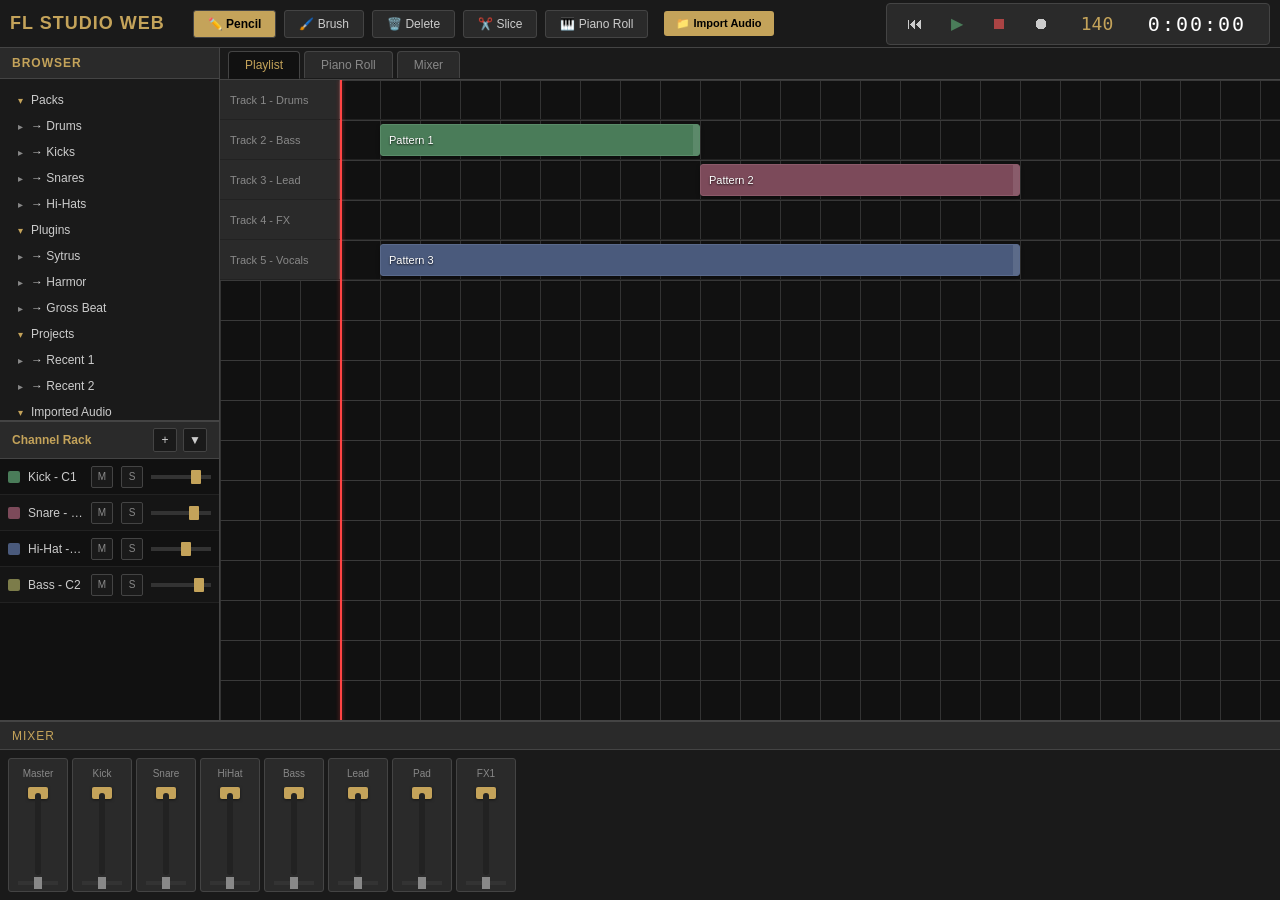
<file: studio-daw.html>
<!doctype html>
<html lang="en">
  <head>
    <meta charset="UTF-8" />
    <meta name="viewport" content="width=device-width, initial-scale=1.0" />
    <title>FL Studio Web DAW</title>
    <style>
      * {
        margin: 0;
        padding: 0;
        box-sizing: border-box;
        user-select: none;
      }

      :root {
        --bg-dark: #1a1a1a;
        --bg-darker: #111;
        --bg-panel: #2a2a2a;
        --bg-light: #333;
        --border: #444;
        --accent: #c4a35a;
        --accent-hover: #d4b36a;
        --text: #ccc;
        --text-dim: #888;
        --grid-line: #333;
        --grid-beat: #3a3a3a;
        --pattern-color: #4a7c59;
        --pattern-border: #5a8c69;
        --waveform: #6a9c79;
      }

      body {
        background: var(--bg-darker);
        color: var(--text);
        font-family: "Segoe UI", Tahoma, Geneva, Verdana, sans-serif;
        overflow: hidden;
        height: 100vh;
        display: flex;
        flex-direction: column;
      }

      /* Drag Overlay */
      .drag-overlay {
        position: fixed;
        top: 0;
        left: 0;
        right: 0;
        bottom: 0;
        background: rgba(0, 0, 0, 0.8);
        z-index: 9999;
        display: none;
        align-items: center;
        justify-content: center;
        border: 4px dashed var(--accent);
      }

      .drag-overlay.active {
        display: flex;
      }

      .drag-overlay-text {
        font-size: 32px;
        color: var(--accent);
        font-weight: bold;
      }

      /* Top Toolbar */
      .toolbar {
        height: 48px;
        background: var(--bg-dark);
        border-bottom: 1px solid var(--border);
        display: flex;
        align-items: center;
        padding: 0 10px;
        gap: 8px;
        z-index: 100;
      }

      .logo {
        font-weight: bold;
        color: var(--accent);
        font-size: 18px;
        margin-right: 20px;
        letter-spacing: 1px;
      }

      .tool-btn {
        background: var(--bg-panel);
        border: 1px solid var(--border);
        color: var(--text);
        padding: 6px 14px;
        cursor: pointer;
        border-radius: 3px;
        font-size: 12px;
        transition: all 0.2s;
      }

      .tool-btn:hover {
        background: var(--bg-light);
        border-color: var(--accent);
      }

      .tool-btn.active {
        background: var(--accent);
        color: #000;
        font-weight: bold;
      }

      .transport {
        display: flex;
        align-items: center;
        gap: 10px;
        margin-left: auto;
        background: var(--bg-panel);
        padding: 4px 12px;
        border-radius: 4px;
        border: 1px solid var(--border);
      }

      .transport-btn {
        width: 32px;
        height: 32px;
        border: none;
        background: transparent;
        color: var(--text);
        cursor: pointer;
        font-size: 16px;
        display: flex;
        align-items: center;
        justify-content: center;
        border-radius: 3px;
      }

      .transport-btn:hover {
        background: var(--bg-light);
      }

      .transport-btn.play {
        color: #4a7c59;
      }

      .transport-btn.stop {
        color: #a44;
      }

      .bpm-display {
        font-family: monospace;
        font-size: 18px;
        color: var(--accent);
        min-width: 60px;
        text-align: center;
        cursor: pointer;
      }

      .time-display {
        font-family: monospace;
        font-size: 20px;
        color: #fff;
        min-width: 120px;
        text-align: center;
        letter-spacing: 2px;
      }

      /* Main Container */
      .main-container {
        flex: 1;
        display: flex;
        overflow: hidden;
      }

      /* Left Sidebar */
      .sidebar {
        width: 220px;
        background: var(--bg-dark);
        border-right: 1px solid var(--border);
        display: flex;
        flex-direction: column;
      }

      .sidebar-header {
        padding: 8px 12px;
        background: var(--bg-panel);
        border-bottom: 1px solid var(--border);
        font-size: 12px;
        font-weight: bold;
        color: var(--accent);
        text-transform: uppercase;
        letter-spacing: 1px;
      }

      .browser {
        flex: 1;
        overflow-y: auto;
        padding: 8px;
      }

      .browser-item {
        padding: 6px 10px;
        cursor: pointer;
        border-radius: 3px;
        font-size: 12px;
        display: flex;
        align-items: center;
        gap: 8px;
      }

      .browser-item:hover {
        background: var(--bg-panel);
      }

      .browser-item::before {
        content: "▸";
        color: var(--text-dim);
        font-size: 10px;
      }

      .browser-item.folder::before {
        content: "▾";
        color: var(--accent);
      }

      .browser-item.audio::before {
        content: "♪";
        color: var(--accent);
      }

      .browser-item.audio {
        color: var(--accent);
      }

      /* Channel Rack */
      .channel-rack {
        height: 300px;
        background: var(--bg-darker);
        border-top: 2px solid var(--border);
        display: flex;
        flex-direction: column;
      }

      .rack-header {
        display: flex;
        justify-content: space-between;
        align-items: center;
        padding: 6px 12px;
        background: var(--bg-panel);
        border-bottom: 1px solid var(--border);
      }

      .rack-controls {
        display: flex;
        gap: 6px;
      }

      .rack-btn {
        width: 24px;
        height: 24px;
        border: 1px solid var(--border);
        background: var(--bg-dark);
        color: var(--text);
        cursor: pointer;
        font-size: 12px;
        border-radius: 2px;
      }

      .rack-btn:hover {
        border-color: var(--accent);
      }

      .channel-list {
        flex: 1;
        overflow-y: auto;
      }

      .channel {
        display: flex;
        align-items: center;
        padding: 4px 8px;
        border-bottom: 1px solid #222;
        height: 36px;
        gap: 8px;
      }

      .channel:nth-child(even) {
        background: #151515;
      }

      .channel-name {
        flex: 1;
        font-size: 12px;
        color: var(--text);
        overflow: hidden;
        text-overflow: ellipsis;
        white-space: nowrap;
      }

      .channel-color {
        width: 12px;
        height: 12px;
        border-radius: 2px;
        background: var(--pattern-color);
      }

      .channel-mute,
      .channel-solo {
        width: 22px;
        height: 22px;
        border: 1px solid var(--border);
        background: var(--bg-dark);
        color: var(--text-dim);
        cursor: pointer;
        font-size: 10px;
        border-radius: 2px;
      }

      .channel-mute.active {
        background: #a44;
        color: white;
        border-color: #c66;
      }

      .channel-solo.active {
        background: #48a;
        color: white;
        border-color: #6ac;
      }

      .channel-volume {
        width: 60px;
        height: 4px;
        -webkit-appearance: none;
        background: var(--bg-light);
        outline: none;
      }

      .channel-volume::-webkit-slider-thumb {
        -webkit-appearance: none;
        width: 10px;
        height: 14px;
        background: var(--accent);
        cursor: pointer;
        border-radius: 1px;
      }

      /* Center Area */
      .center-area {
        flex: 1;
        display: flex;
        flex-direction: column;
        overflow: hidden;
      }

      .view-tabs {
        height: 32px;
        background: var(--bg-dark);
        border-bottom: 1px solid var(--border);
        display: flex;
        align-items: center;
        padding: 0 8px;
        gap: 4px;
      }

      .view-tab {
        padding: 6px 16px;
        background: var(--bg-panel);
        border: 1px solid var(--border);
        border-bottom: none;
        color: var(--text-dim);
        cursor: pointer;
        font-size: 12px;
        border-radius: 4px 4px 0 0;
        position: relative;
        top: 1px;
      }

      .view-tab.active {
        background: var(--bg-darker);
        color: var(--accent);
        border-bottom: 1px solid var(--bg-darker);
      }

      /* Playlist */
      .playlist-container {
        flex: 1;
        overflow: auto;
        background: var(--bg-darker);
        position: relative;
      }

      .playlist-grid {
        min-width: 3000px;
        min-height: 1000px;
        position: relative;
        background-image:
          linear-gradient(var(--grid-beat) 1px, transparent 1px),
          linear-gradient(90deg, var(--grid-line) 1px, transparent 1px),
          linear-gradient(90deg, var(--grid-beat) 1px, transparent 1px);
        background-size:
          100% 40px,
          40px 100%,
          160px 100%;
      }

      .playlist-row {
        height: 40px;
        border-bottom: 1px solid #222;
        display: flex;
        align-items: center;
        position: relative;
      }

      .row-header {
        width: 120px;
        height: 100%;
        background: var(--bg-panel);
        border-right: 1px solid var(--border);
        display: flex;
        align-items: center;
        padding: 0 10px;
        font-size: 11px;
        color: var(--text-dim);
        position: sticky;
        left: 0;
        z-index: 10;
      }

      .pattern {
        position: absolute;
        height: 32px;
        background: var(--pattern-color);
        border: 1px solid var(--pattern-border);
        border-radius: 3px;
        top: 4px;
        cursor: move;
        display: flex;
        align-items: center;
        padding: 0 8px;
        font-size: 11px;
        color: white;
        box-shadow: 0 2px 4px rgba(0, 0, 0, 0.3);
        min-width: 80px;
        overflow: hidden;
      }

      .pattern:hover {
        background: #5a8c69;
        border-color: #6a9c79;
      }

      .pattern.selected {
        outline: 2px solid var(--accent);
        outline-offset: 1px;
      }

      .pattern.waveform-pattern {
        background: #2a4a3a;
        border-color: #3a5a4a;
      }

      .pattern-waveform {
        position: absolute;
        top: 0;
        left: 0;
        right: 0;
        bottom: 0;
        opacity: 0.6;
        pointer-events: none;
      }

      .pattern-label {
        position: relative;
        z-index: 2;
        text-shadow: 0 1px 2px rgba(0, 0, 0, 0.8);
      }

      .resize-handle {
        position: absolute;
        right: 0;
        top: 0;
        bottom: 0;
        width: 6px;
        cursor: col-resize;
        background: rgba(255, 255, 255, 0.1);
        z-index: 3;
      }

      .resize-handle:hover {
        background: rgba(255, 255, 255, 0.3);
      }

      /* Piano Roll */
      .piano-roll {
        position: absolute;
        top: 50px;
        left: 50px;
        width: 900px;
        height: 500px;
        background: var(--bg-dark);
        border: 2px solid var(--border);
        border-radius: 4px;
        box-shadow: 0 8px 32px rgba(0, 0, 0, 0.8);
        display: none;
        flex-direction: column;
        z-index: 1000;
      }

      .piano-roll.active {
        display: flex;
      }

      .piano-roll-header {
        height: 32px;
        background: var(--bg-panel);
        border-bottom: 1px solid var(--border);
        display: flex;
        align-items: center;
        padding: 0 12px;
        justify-content: space-between;
        cursor: move;
      }

      .piano-roll-title {
        font-size: 13px;
        font-weight: bold;
        color: var(--accent);
      }

      .piano-roll-close {
        background: none;
        border: none;
        color: var(--text-dim);
        cursor: pointer;
        font-size: 18px;
      }

      .piano-roll-close:hover {
        color: #a44;
      }

      .piano-roll-body {
        flex: 1;
        display: flex;
        overflow: hidden;
      }

      .piano-keys {
        width: 60px;
        background: var(--bg-darker);
        border-right: 1px solid var(--border);
        overflow-y: auto;
      }

      .key {
        height: 20px;
        border-bottom: 1px solid #333;
        display: flex;
        align-items: center;
        padding-left: 8px;
        font-size: 10px;
        color: var(--text-dim);
      }

      .key.black {
        background: #111;
        color: #666;
        height: 16px;
      }

      .piano-grid {
        flex: 1;
        position: relative;
        background-image:
          linear-gradient(#333 1px, transparent 1px),
          linear-gradient(90deg, #333 1px, transparent 1px);
        background-size:
          100% 20px,
          40px 100%;
        overflow: auto;
      }

      .note {
        position: absolute;
        height: 18px;
        background: var(--accent);
        border: 1px solid var(--accent-hover);
        border-radius: 2px;
        cursor: move;
        opacity: 0.9;
      }

      .note:hover {
        opacity: 1;
        box-shadow: 0 0 8px var(--accent);
      }

      /* Bottom Mixer */
      .mixer {
        height: 180px;
        background: var(--bg-dark);
        border-top: 2px solid var(--border);
        display: flex;
        flex-direction: column;
      }

      .mixer-header {
        height: 28px;
        background: var(--bg-panel);
        border-bottom: 1px solid var(--border);
        display: flex;
        align-items: center;
        padding: 0 12px;
        font-size: 12px;
        color: var(--accent);
        text-transform: uppercase;
        letter-spacing: 1px;
      }

      .mixer-tracks {
        flex: 1;
        display: flex;
        overflow-x: auto;
        padding: 8px;
        gap: 4px;
      }

      .mixer-track {
        width: 60px;
        background: var(--bg-panel);
        border: 1px solid var(--border);
        border-radius: 3px;
        display: flex;
        flex-direction: column;
        align-items: center;
        padding: 6px 4px;
        gap: 6px;
      }

      .mixer-track-name {
        font-size: 10px;
        color: var(--text-dim);
        text-align: center;
        height: 24px;
        display: flex;
        align-items: center;
      }

      .mixer-fader-container {
        flex: 1;
        width: 30px;
        position: relative;
        display: flex;
        justify-content: center;
      }

      .mixer-fader {
        width: 4px;
        height: 100%;
        background: var(--bg-light);
        border-radius: 2px;
        position: relative;
        cursor: pointer;
      }

      .mixer-fader-thumb {
        position: absolute;
        width: 20px;
        height: 12px;
        background: var(--accent);
        left: 50%;
        transform: translateX(-50%);
        border-radius: 2px;
        cursor: grab;
        box-shadow: 0 1px 3px rgba(0, 0, 0, 0.5);
        top: 50%;
      }

      .mixer-fader-thumb:active {
        cursor: grabbing;
      }

      .mixer-meter {
        width: 6px;
        height: 100%;
        background: #222;
        border-radius: 3px;
        position: relative;
        overflow: hidden;
      }

      .meter-fill {
        position: absolute;
        bottom: 0;
        width: 100%;
        background: linear-gradient(to top, #4a7c59, #c4a35a, #a44);
        transition: height 0.05s;
      }

      .mixer-pan {
        width: 40px;
        height: 4px;
        -webkit-appearance: none;
        background: var(--bg-light);
        outline: none;
      }

      .mixer-pan::-webkit-slider-thumb {
        -webkit-appearance: none;
        width: 8px;
        height: 12px;
        background: #888;
        cursor: pointer;
      }

      /* Context Menu */
      .context-menu {
        position: absolute;
        background: var(--bg-panel);
        border: 1px solid var(--border);
        border-radius: 4px;
        padding: 4px 0;
        min-width: 180px;
        box-shadow: 0 4px 12px rgba(0, 0, 0, 0.5);
        display: none;
        z-index: 2000;
      }

      .context-menu-item {
        padding: 8px 16px;
        font-size: 12px;
        cursor: pointer;
        color: var(--text);
        display: flex;
        align-items: center;
        gap: 8px;
      }

      .context-menu-item:hover {
        background: var(--bg-light);
        color: var(--accent);
      }

      .context-menu-divider {
        height: 1px;
        background: var(--border);
        margin: 4px 0;
      }

      /* Playhead */
      .playhead {
        position: absolute;
        top: 0;
        bottom: 0;
        width: 2px;
        background: #ff4444;
        z-index: 50;
        pointer-events: none;
        left: 120px;
        box-shadow: 0 0 4px rgba(255, 68, 68, 0.5);
      }

      /* Scrollbars */
      ::-webkit-scrollbar {
        width: 8px;
        height: 8px;
      }

      ::-webkit-scrollbar-track {
        background: var(--bg-dark);
      }

      ::-webkit-scrollbar-thumb {
        background: #444;
        border-radius: 4px;
      }

      ::-webkit-scrollbar-thumb:hover {
        background: #555;
      }

      /* Audio Info Panel */
      .audio-info {
        position: fixed;
        bottom: 190px;
        right: 20px;
        background: var(--bg-panel);
        border: 1px solid var(--border);
        border-radius: 4px;
        padding: 12px;
        min-width: 250px;
        display: none;
        z-index: 500;
        box-shadow: 0 4px 12px rgba(0, 0, 0, 0.5);
      }

      .audio-info.active {
        display: block;
      }

      .audio-info h4 {
        color: var(--accent);
        margin-bottom: 8px;
        font-size: 13px;
      }

      .audio-info-row {
        display: flex;
        justify-content: space-between;
        font-size: 11px;
        padding: 2px 0;
        color: var(--text-dim);
      }

      .audio-info-row span:last-child {
        color: var(--text);
      }

      /* Import Button */
      .import-btn {
        background: var(--accent);
        color: #000;
        border: none;
        padding: 6px 12px;
        border-radius: 3px;
        cursor: pointer;
        font-size: 11px;
        font-weight: bold;
        margin-left: 8px;
      }

      .import-btn:hover {
        background: var(--accent-hover);
      }

      #fileInput {
        display: none;
      }
    </style>
    <base target="_blank" />
  </head>
  <body>
    <!-- Drag Overlay -->
    <div class="drag-overlay" id="dragOverlay">
      <div class="drag-overlay-text">Drop Audio Files Here</div>
    </div>

    <!-- Toolbar -->
    <div class="toolbar">
      <div class="logo">FL STUDIO WEB</div>
      <button class="tool-btn" onclick="setTool('pencil')" id="btnPencil">
        ✏️ Pencil
      </button>
      <button class="tool-btn" onclick="setTool('brush')" id="btnBrush">
        🖌️ Brush
      </button>
      <button class="tool-btn" onclick="setTool('delete')" id="btnDelete">
        🗑️ Delete
      </button>
      <button class="tool-btn" onclick="setTool('slice')" id="btnSlice">
        ✂️ Slice
      </button>
      <button class="tool-btn" onclick="togglePianoRoll()">
        🎹 Piano Roll
      </button>
      <button
        class="import-btn"
        onclick="document.getElementById('fileInput').click()"
      >
        📁 Import Audio
      </button>
      <input
        type="file"
        id="fileInput"
        accept="audio/wav,audio/mpeg,audio/mp3,audio/ogg"
        multiple
        onchange="handleFileSelect(event)"
      />

      <div class="transport">
        <button class="transport-btn" onclick="rewind()">⏮</button>
        <button class="transport-btn play" onclick="togglePlay()" id="playBtn">
          ▶
        </button>
        <button class="transport-btn stop" onclick="stop()">⏹</button>
        <button class="transport-btn" onclick="record()">⏺</button>
        <div
          class="bpm-display"
          id="bpmDisplay"
          onclick="changeBpm()"
          title="Click to change BPM"
        >
          140
        </div>
        <div class="time-display" id="timeDisplay">0:00:00</div>
      </div>
    </div>

    <div class="main-container">
      <!-- Sidebar -->
      <div class="sidebar">
        <div class="sidebar-header">Browser</div>
        <div class="browser" id="browser">
          <div class="browser-item folder" onclick="toggleFolder(this)">
            Packs
          </div>
          <div class="browser-item">→ Drums</div>
          <div class="browser-item">→ Kicks</div>
          <div class="browser-item">→ Snares</div>
          <div class="browser-item">→ Hi-Hats</div>
          <div class="browser-item folder" onclick="toggleFolder(this)">
            Plugins
          </div>
          <div class="browser-item">→ Sytrus</div>
          <div class="browser-item">→ Harmor</div>
          <div class="browser-item">→ Gross Beat</div>
          <div class="browser-item folder" onclick="toggleFolder(this)">
            Projects
          </div>
          <div class="browser-item">→ Recent 1</div>
          <div class="browser-item">→ Recent 2</div>
          <div class="browser-item folder" onclick="toggleFolder(this)">
            Imported Audio
          </div>
          <div id="importedFiles"></div>
        </div>

        <div class="channel-rack">
          <div class="rack-header">
            <span
              style="font-size: 12px; font-weight: bold; color: var(--accent)"
              >Channel Rack</span
            >
            <div class="rack-controls">
              <button class="rack-btn" onclick="addChannel()">+</button>
              <button class="rack-btn">▼</button>
            </div>
          </div>
          <div class="channel-list" id="channelList">
            <div class="channel" data-id="0">
              <div class="channel-color" style="background: #4a7c59"></div>
              <span class="channel-name">Kick - C1</span>
              <button class="channel-mute" onclick="toggleMute(this)">M</button>
              <button class="channel-solo" onclick="toggleSolo(this)">S</button>
              <input
                type="range"
                class="channel-volume"
                min="0"
                max="100"
                value="80"
                oninput="updateChannelVolume(0, this.value)"
              />
            </div>
            <div class="channel" data-id="1">
              <div class="channel-color" style="background: #7c4a5a"></div>
              <span class="channel-name">Snare - D1</span>
              <button class="channel-mute" onclick="toggleMute(this)">M</button>
              <button class="channel-solo" onclick="toggleSolo(this)">S</button>
              <input
                type="range"
                class="channel-volume"
                min="0"
                max="100"
                value="75"
                oninput="updateChannelVolume(1, this.value)"
              />
            </div>
            <div class="channel" data-id="2">
              <div class="channel-color" style="background: #4a5a7c"></div>
              <span class="channel-name">Hi-Hat - F#1</span>
              <button class="channel-mute" onclick="toggleMute(this)">M</button>
              <button class="channel-solo" onclick="toggleSolo(this)">S</button>
              <input
                type="range"
                class="channel-volume"
                min="0"
                max="100"
                value="60"
                oninput="updateChannelVolume(2, this.value)"
              />
            </div>
            <div class="channel" data-id="3">
              <div class="channel-color" style="background: #7c7c4a"></div>
              <span class="channel-name">Bass - C2</span>
              <button class="channel-mute" onclick="toggleMute(this)">M</button>
              <button class="channel-solo" onclick="toggleSolo(this)">S</button>
              <input
                type="range"
                class="channel-volume"
                min="0"
                max="100"
                value="85"
                oninput="updateChannelVolume(3, this.value)"
              />
            </div>
          </div>
        </div>
      </div>

      <!-- Center Area -->
      <div class="center-area">
        <div class="view-tabs">
          <div class="view-tab active" onclick="switchTab(this, 'playlist')">
            Playlist
          </div>
          <div class="view-tab" onclick="switchTab(this, 'piano')">
            Piano Roll
          </div>
          <div class="view-tab" onclick="switchTab(this, 'mixer')">Mixer</div>
        </div>

        <div class="playlist-container" id="playlistContainer">
          <div class="playlist-grid" id="playlistGrid">
            <div class="playhead" id="playhead"></div>

            <div class="playlist-row" data-track="0">
              <div class="row-header">Track 1 - Drums</div>
            </div>
            <div class="playlist-row" data-track="1">
              <div class="row-header">Track 2 - Bass</div>
              <div
                class="pattern"
                style="left: 160px; width: 320px"
                data-type="pattern"
                data-id="1"
                onmousedown="startDrag(event, this)"
                oncontextmenu="showContextMenu(event)"
              >
                <span class="pattern-label">Pattern 1</span>
                <div
                  class="resize-handle"
                  onmousedown="startResize(event, this.parentElement)"
                ></div>
              </div>
            </div>
            <div class="playlist-row" data-track="2">
              <div class="row-header">Track 3 - Lead</div>
              <div
                class="pattern"
                style="
                  left: 480px;
                  width: 320px;
                  background: #7c4a5a;
                  border-color: #8c5a6a;
                "
                data-type="pattern"
                data-id="2"
                onmousedown="startDrag(event, this)"
                oncontextmenu="showContextMenu(event)"
              >
                <span class="pattern-label">Pattern 2</span>
                <div
                  class="resize-handle"
                  onmousedown="startResize(event, this.parentElement)"
                ></div>
              </div>
            </div>
            <div class="playlist-row" data-track="3">
              <div class="row-header">Track 4 - FX</div>
            </div>
            <div class="playlist-row" data-track="4">
              <div class="row-header">Track 5 - Vocals</div>
              <div
                class="pattern"
                style="
                  left: 160px;
                  width: 640px;
                  background: #4a5a7c;
                  border-color: #5a6a8c;
                "
                data-type="pattern"
                data-id="3"
                onmousedown="startDrag(event, this)"
                oncontextmenu="showContextMenu(event)"
              >
                <span class="pattern-label">Pattern 3</span>
                <div
                  class="resize-handle"
                  onmousedown="startResize(event, this.parentElement)"
                ></div>
              </div>
            </div>
          </div>
        </div>
      </div>
    </div>

    <!-- Mixer -->
    <div class="mixer">
      <div class="mixer-header">Mixer</div>
      <div class="mixer-tracks" id="mixerTracks"></div>
    </div>

    <!-- Piano Roll -->
    <div class="piano-roll" id="pianoRoll">
      <div
        class="piano-roll-header"
        onmousedown="startWindowDrag(event, 'pianoRoll')"
      >
        <span class="piano-roll-title">Piano Roll - Pattern 1</span>
        <button class="piano-roll-close" onclick="togglePianoRoll()">×</button>
      </div>
      <div class="piano-roll-body">
        <div class="piano-keys" id="pianoKeys"></div>
        <div class="piano-grid" id="pianoGrid" onclick="addNote(event)">
          <div
            class="note"
            style="left: 40px; top: 60px; width: 80px"
            onmousedown="startDrag(event, this)"
          ></div>
          <div
            class="note"
            style="left: 160px; top: 80px; width: 40px"
            onmousedown="startDrag(event, this)"
          ></div>
          <div
            class="note"
            style="left: 240px; top: 60px; width: 120px"
            onmousedown="startDrag(event, this)"
          ></div>
        </div>
      </div>
    </div>

    <!-- Context Menu -->
    <div class="context-menu" id="contextMenu">
      <div class="context-menu-item" onclick="clonePattern()">
        📋 Clone Pattern
      </div>
      <div class="context-menu-item" onclick="deletePattern()">
        🗑️ Delete Pattern
      </div>
      <div class="context-menu-divider"></div>
      <div class="context-menu-item" onclick="renamePattern()">✏️ Rename</div>
      <div class="context-menu-item" onclick="changeColor()">
        🎨 Change Color
      </div>
      <div class="context-menu-divider"></div>
      <div class="context-menu-item" onclick="exportPattern()">
        💾 Export Audio
      </div>
    </div>

    <!-- Audio Info Panel -->
    <div class="audio-info" id="audioInfo">
      <h4>Audio Info</h4>
      <div class="audio-info-row">
        <span>File:</span><span id="infoFile">-</span>
      </div>
      <div class="audio-info-row">
        <span>Duration:</span><span id="infoDuration">-</span>
      </div>
      <div class="audio-info-row">
        <span>Sample Rate:</span><span id="infoSampleRate">-</span>
      </div>
      <div class="audio-info-row">
        <span>Channels:</span><span id="infoChannels">-</span>
      </div>
      <div class="audio-info-row">
        <span>Bitrate:</span><span id="infoBitrate">-</span>
      </div>
    </div>

    <script>
      // ==================== AUDIO ENGINE ====================
      let audioContext = null;
      let masterGain = null;
      let analyser = null;
      let isPlaying = false;
      let startTime = 0;
      let pauseTime = 0;
      let playheadPos = 120;
      let playheadInterval;
      let bpm = 140;

      // Audio storage
      const audioBuffers = new Map();
      const activeSources = [];
      const channelGains = [];
      const channelMutes = [];
      const channelSolos = [];

      // Pattern storage
      let patterns = new Map();
      let nextPatternId = 4;
      let draggedElement = null;
      let resizeElement = null;
      let dragOffset = { x: 0, y: 0 };
      let selectedPattern = null;
      let currentTool = "pencil";

      // Initialize audio context on first user interaction
      function initAudio() {
        if (!audioContext) {
          audioContext = new (
            window.AudioContext || window.webkitAudioContext
          )();
          masterGain = audioContext.createGain();
          masterGain.gain.value = 0.8;

          analyser = audioContext.createAnalyser();
          analyser.fftSize = 256;

          masterGain.connect(analyser);
          analyser.connect(audioContext.destination);

          // Initialize channel gains
          for (let i = 0; i < 8; i++) {
            const gain = audioContext.createGain();
            gain.gain.value = 0.7;
            gain.connect(masterGain);
            channelGains.push(gain);
            channelMutes.push(false);
            channelSolos.push(false);
          }
        }
        if (audioContext.state === "suspended") {
          audioContext.resume();
        }
      }

      // ==================== DRAG & DROP ====================
      const dragOverlay = document.getElementById("dragOverlay");

      document.addEventListener("dragenter", (e) => {
        e.preventDefault();
        dragOverlay.classList.add("active");
      });

      document.addEventListener("dragover", (e) => {
        e.preventDefault();
      });

      document.addEventListener("dragleave", (e) => {
        if (e.target === dragOverlay) {
          dragOverlay.classList.remove("active");
        }
      });

      document.addEventListener("drop", (e) => {
        e.preventDefault();
        dragOverlay.classList.remove("active");

        const files = e.dataTransfer.files;
        if (files.length > 0) {
          initAudio();
          for (const file of files) {
            if (
              file.type.startsWith("audio/") ||
              file.name.match(/\.(wav|mp3|ogg|m4a|flac)$/i)
            ) {
              loadAudioFile(file);
            }
          }
        }
      });

      // ==================== FILE LOADING ====================
      function handleFileSelect(event) {
        initAudio();
        const files = event.target.files;
        for (const file of files) {
          loadAudioFile(file);
        }
        event.target.value = "";
      }

      async function loadAudioFile(file) {
        try {
          const arrayBuffer = await file.arrayBuffer();
          const audioBuffer = await audioContext.decodeAudioData(arrayBuffer);

          const id =
            "audio_" +
            Date.now() +
            "_" +
            Math.random().toString(36).substr(2, 9);
          audioBuffers.set(id, {
            buffer: audioBuffer,
            name: file.name,
            duration: audioBuffer.duration,
            sampleRate: audioBuffer.sampleRate,
            channels: audioBuffer.numberOfChannels,
          });

          // Add to browser
          addToBrowser(file.name, id);

          // Show audio info
          showAudioInfo(file.name, audioBuffer);

          // Create a pattern on the playlist
          createAudioPattern(id, file.name);

          console.log("Loaded:", file.name, audioBuffer.duration + "s");
        } catch (err) {
          alert("Error loading audio: " + err.message);
          console.error(err);
        }
      }

      function addToBrowser(name, id) {
        const container = document.getElementById("importedFiles");
        const item = document.createElement("div");
        item.className = "browser-item audio";
        item.textContent = "→ " + name;
        item.dataset.audioId = id;
        item.onclick = () => createAudioPattern(id, name);
        container.appendChild(item);
      }

      function showAudioInfo(name, buffer) {
        const info = document.getElementById("audioInfo");
        document.getElementById("infoFile").textContent = name;
        document.getElementById("infoDuration").textContent =
          buffer.duration.toFixed(2) + "s";
        document.getElementById("infoSampleRate").textContent =
          buffer.sampleRate + " Hz";
        document.getElementById("infoChannels").textContent =
          buffer.numberOfChannels;
        document.getElementById("infoBitrate").textContent =
          Math.round(
            (buffer.sampleRate * buffer.numberOfChannels * 16) / 1000,
          ) + " kbps";
        info.classList.add("active");
        setTimeout(() => info.classList.remove("active"), 5000);
      }

      function createAudioPattern(audioId, name) {
        const audioData = audioBuffers.get(audioId);
        if (!audioData) return;

        const grid = document.getElementById("playlistGrid");
        const rows = grid.querySelectorAll(".playlist-row");
        const targetRow = rows[Math.floor(Math.random() * rows.length)];

        const pattern = document.createElement("div");
        pattern.className = "pattern waveform-pattern";
        pattern.dataset.type = "audio";
        pattern.dataset.audioId = audioId;
        pattern.dataset.patternId = nextPatternId++;

        // Calculate width based on duration (40px per beat at 140 BPM)
        const beats = (audioData.duration / 60) * bpm;
        const width = Math.max(160, beats * 40);

        pattern.style.left = "160px";
        pattern.style.width = width + "px";
        pattern.style.top = "4px";

        // Add waveform canvas
        const canvas = document.createElement("canvas");
        canvas.className = "pattern-waveform";
        canvas.width = width;
        canvas.height = 32;
        drawWaveform(canvas, audioData.buffer);
        pattern.appendChild(canvas);

        const label = document.createElement("span");
        label.className = "pattern-label";
        label.textContent = name.substring(0, 20);
        pattern.appendChild(label);

        const resizeHandle = document.createElement("div");
        resizeHandle.className = "resize-handle";
        resizeHandle.onmousedown = (e) => startResize(e, pattern);
        pattern.appendChild(resizeHandle);

        pattern.onmousedown = (e) => startDrag(e, pattern);
        pattern.oncontextmenu = (e) => showContextMenu(e);

        targetRow.appendChild(pattern);

        // Store pattern data
        patterns.set(pattern.dataset.patternId, {
          element: pattern,
          audioId: audioId,
          startTime: 0,
          duration: audioData.duration,
          track: parseInt(targetRow.dataset.track) || 0,
        });
      }

      function drawWaveform(canvas, audioBuffer) {
        const ctx = canvas.getContext("2d");
        const data = audioBuffer.getChannelData(0);
        const step = Math.ceil(data.length / canvas.width);
        const amp = canvas.height / 2;

        ctx.fillStyle = "#2a4a3a";
        ctx.fillRect(0, 0, canvas.width, canvas.height);

        ctx.beginPath();
        ctx.strokeStyle = "#6a9c79";
        ctx.lineWidth = 1;

        for (let i = 0; i < canvas.width; i++) {
          let min = 1.0;
          let max = -1.0;

          for (let j = 0; j < step; j++) {
            const datum = data[i * step + j];
            if (datum < min) min = datum;
            if (datum > max) max = datum;
          }

          ctx.moveTo(i, (1 + min) * amp);
          ctx.lineTo(i, (1 + max) * amp);
        }

        ctx.stroke();
      }

      // ==================== PLAYBACK ====================
      function togglePlay() {
        initAudio();

        if (isPlaying) {
          pause();
        } else {
          play();
        }
      }

      function play() {
        isPlaying = true;
        startTime = audioContext.currentTime - pauseTime;

        const btn = document.getElementById("playBtn");
        btn.innerHTML = "⏸";
        btn.style.color = "#c4a35a";

        // Schedule all audio patterns
        scheduleAudioPatterns();

        // Start playhead animation
        playheadInterval = setInterval(() => {
          const elapsed = audioContext.currentTime - startTime;
          playheadPos = 120 + ((elapsed * bpm) / 60) * 40;
          document.getElementById("playhead").style.left = playheadPos + "px";
          updateTimeDisplay(elapsed);
          updateMeters();
        }, 50);
      }

      function pause() {
        isPlaying = false;
        pauseTime = audioContext.currentTime - startTime;

        const btn = document.getElementById("playBtn");
        btn.innerHTML = "▶";
        btn.style.color = "#4a7c59";

        clearInterval(playheadInterval);

        // Stop all active sources
        activeSources.forEach((source) => {
          try {
            source.stop();
          } catch (e) {}
        });
        activeSources.length = 0;
      }

      function stop() {
        isPlaying = false;
        pauseTime = 0;
        playheadPos = 120;

        document.getElementById("playhead").style.left = "120px";
        document.getElementById("playBtn").innerHTML = "▶";
        document.getElementById("playBtn").style.color = "#4a7c59";

        clearInterval(playheadInterval);
        updateTimeDisplay(0);

        activeSources.forEach((source) => {
          try {
            source.stop();
          } catch (e) {}
        });
        activeSources.length = 0;

        document.querySelectorAll(".meter-fill").forEach((meter) => {
          meter.style.height = "0%";
        });
      }

      function scheduleAudioPatterns() {
        const grid = document.getElementById("playlistGrid");
        const patterns = grid.querySelectorAll('.pattern[data-type="audio"]');

        patterns.forEach((pattern) => {
          const audioId = pattern.dataset.audioId;
          const audioData = audioBuffers.get(audioId);
          if (!audioData) return;

          const left = parseInt(pattern.style.left) || 160;
          const trackIdx =
            parseInt(pattern.closest(".playlist-row").dataset.track) || 0;

          // Calculate start time based on position
          const beatOffset = (left - 120) / 40;
          const timeOffset = (beatOffset / bpm) * 60;
          const playTime = startTime + timeOffset;

          if (playTime >= audioContext.currentTime) {
            const source = audioContext.createBufferSource();
            source.buffer = audioData.buffer;

            // Connect through channel gain
            const gain = channelGains[trackIdx] || masterGain;
            source.connect(gain);

            source.start(playTime);
            activeSources.push(source);

            source.onended = () => {
              const idx = activeSources.indexOf(source);
              if (idx > -1) activeSources.splice(idx, 1);
            };
          }
        });
      }

      function rewind() {
        if (isPlaying) {
          stop();
          play();
        } else {
          playheadPos = 120;
          pauseTime = 0;
          document.getElementById("playhead").style.left = "120px";
          updateTimeDisplay(0);
        }
      }

      function record() {
        alert(
          "Recording requires microphone access. In a full implementation, this would use MediaRecorder API.",
        );
      }

      function updateTimeDisplay(seconds) {
        const mins = Math.floor(seconds / 60);
        const secs = Math.floor(seconds % 60);
        const ms = Math.floor((seconds % 1) * 100);
        document.getElementById("timeDisplay").textContent =
          `${mins}:${secs.toString().padStart(2, "0")}:${ms.toString().padStart(2, "0")}`;
      }

      function changeBpm() {
        const newBpm = prompt("Enter BPM (60-200):", bpm);
        if (newBpm && !isNaN(newBpm)) {
          bpm = Math.max(60, Math.min(200, parseInt(newBpm)));
          document.getElementById("bpmDisplay").textContent = bpm;
        }
      }

      // ==================== METERS ====================
      function updateMeters() {
        if (!analyser) return;

        const dataArray = new Uint8Array(analyser.frequencyBinCount);
        analyser.getByteFrequencyData(dataArray);

        const meters = document.querySelectorAll(".meter-fill");
        meters.forEach((meter, i) => {
          const idx = Math.floor((i / meters.length) * dataArray.length);
          const value = dataArray[idx] || 0;
          meter.style.height = (value / 255) * 100 + "%";
        });
      }

      // ==================== CHANNEL CONTROLS ====================
      function updateChannelVolume(channelIdx, value) {
        if (channelGains[channelIdx]) {
          channelGains[channelIdx].gain.value = value / 100;
        }
      }

      function toggleMute(btn) {
        btn.classList.toggle("active");
        const channel = btn.closest(".channel");
        const idx = parseInt(channel.dataset.id);
        channelMutes[idx] = btn.classList.contains("active");

        if (channelGains[idx]) {
          channelGains[idx].gain.value = channelMutes[idx]
            ? 0
            : channel.querySelector(".channel-volume").value / 100;
        }
      }

      function toggleSolo(btn) {
        btn.classList.toggle("active");
        const channel = btn.closest(".channel");
        const idx = parseInt(channel.dataset.id);
        channelSolos[idx] = btn.classList.contains("active");
      }

      // ==================== DRAG & DROP PATTERNS ====================
      function startDrag(e, element) {
        if (e.target.classList.contains("resize-handle")) return;
        if (currentTool === "delete") {
          element.remove();
          return;
        }

        draggedElement = element;
        dragOffset.x = e.clientX - element.offsetLeft;
        dragOffset.y = e.clientY - element.offsetTop;

        document
          .querySelectorAll(".pattern")
          .forEach((p) => p.classList.remove("selected"));
        element.classList.add("selected");
        selectedPattern = element;

        document.addEventListener("mousemove", onDrag);
        document.addEventListener("mouseup", stopDrag);
        e.preventDefault();
      }

      function onDrag(e) {
        if (!draggedElement) return;

        const grid = document.getElementById("playlistGrid");
        const rect = grid.getBoundingClientRect();

        let x = e.clientX - rect.left - dragOffset.x + grid.scrollLeft;
        let y = e.clientY - rect.top - dragOffset.y + grid.scrollTop;

        x = Math.round(x / 40) * 40;
        y = Math.round(y / 40) * 40;

        x = Math.max(120, x);
        y = Math.max(0, y);
        y = Math.min(y, grid.offsetHeight - 40);

        draggedElement.style.left = x + "px";
        draggedElement.style.top = y + "px";
      }

      function stopDrag() {
        draggedElement = null;
        document.removeEventListener("mousemove", onDrag);
        document.removeEventListener("mouseup", stopDrag);
      }

      function startResize(e, element) {
        resizeElement = element;
        dragOffset.x = e.clientX - element.offsetWidth;
        document.addEventListener("mousemove", onResize);
        document.addEventListener("mouseup", stopResize);
        e.stopPropagation();
        e.preventDefault();
      }

      function onResize(e) {
        if (!resizeElement) return;
        let width =
          e.clientX -
          resizeElement.getBoundingClientRect().left +
          resizeElement.offsetWidth -
          (e.clientX - dragOffset.x);
        width = Math.round(width / 40) * 40;
        width = Math.max(80, width);
        resizeElement.style.width = width + "px";

        // Redraw waveform if audio pattern
        const canvas = resizeElement.querySelector(".pattern-waveform");
        if (canvas) {
          canvas.width = width;
          const audioId = resizeElement.dataset.audioId;
          const audioData = audioBuffers.get(audioId);
          if (audioData) drawWaveform(canvas, audioData.buffer);
        }
      }

      function stopResize() {
        resizeElement = null;
        document.removeEventListener("mousemove", onResize);
        document.removeEventListener("mouseup", stopResize);
      }

      // ==================== TOOLS ====================
      function setTool(tool) {
        currentTool = tool;
        document
          .querySelectorAll(".tool-btn")
          .forEach((btn) => btn.classList.remove("active"));
        document
          .getElementById("btn" + tool.charAt(0).toUpperCase() + tool.slice(1))
          .classList.add("active");

        const grid = document.getElementById("playlistGrid");
        grid.style.cursor = tool === "delete" ? "crosshair" : "default";
      }

      // ==================== PIANO ROLL ====================
      function togglePianoRoll() {
        const roll = document.getElementById("pianoRoll");
        roll.classList.toggle("active");
      }

      function generatePianoKeys() {
        const keys = document.getElementById("pianoKeys");
        const notes = [
          "C",
          "C#",
          "D",
          "D#",
          "E",
          "F",
          "F#",
          "G",
          "G#",
          "A",
          "A#",
          "B",
        ];

        for (let octave = 5; octave >= 2; octave--) {
          notes.forEach((note, i) => {
            const key = document.createElement("div");
            key.className = `key ${note.includes("#") ? "black" : ""}`;
            key.textContent = `${note}${octave}`;
            keys.appendChild(key);
          });
        }
      }

      function addNote(e) {
        if (currentTool !== "pencil") return;

        const grid = document.getElementById("pianoGrid");
        const rect = grid.getBoundingClientRect();
        const x =
          Math.round((e.clientX - rect.left + grid.scrollLeft) / 40) * 40;
        const y = Math.round((e.clientY - rect.top + grid.scrollTop) / 20) * 20;

        const note = document.createElement("div");
        note.className = "note";
        note.style.left = x + "px";
        note.style.top = y + "px";
        note.style.width = "80px";
        note.onmousedown = (e) => startDrag(e, note);

        grid.appendChild(note);
      }

      function startWindowDrag(e, windowId) {
        const win = document.getElementById(windowId);
        dragOffset.x = e.clientX - win.offsetLeft;
        dragOffset.y = e.clientY - win.offsetTop;

        function moveWindow(e) {
          win.style.left = e.clientX - dragOffset.x + "px";
          win.style.top = e.clientY - dragOffset.y + "px";
        }

        function stopWindowDrag() {
          document.removeEventListener("mousemove", moveWindow);
          document.removeEventListener("mouseup", stopWindowDrag);
        }

        document.addEventListener("mousemove", moveWindow);
        document.addEventListener("mouseup", stopWindowDrag);
      }

      // ==================== CONTEXT MENU ====================
      function showContextMenu(e) {
        e.preventDefault();
        const menu = document.getElementById("contextMenu");
        menu.style.display = "block";
        menu.style.left = e.pageX + "px";
        menu.style.top = e.pageY + "px";

        document.addEventListener("click", hideContextMenu, { once: true });
      }

      function hideContextMenu() {
        document.getElementById("contextMenu").style.display = "none";
      }

      function clonePattern() {
        if (selectedPattern) {
          const clone = selectedPattern.cloneNode(true);
          clone.style.left = parseInt(selectedPattern.style.left) + 40 + "px";
          clone.onmousedown = (e) => startDrag(e, clone);
          clone.oncontextmenu = (e) => showContextMenu(e);

          const newId = nextPatternId++;
          clone.dataset.patternId = newId;

          const resizeHandle = clone.querySelector(".resize-handle");
          if (resizeHandle)
            resizeHandle.onmousedown = (e) => startResize(e, clone);

          document.getElementById("playlistGrid").appendChild(clone);
        }
      }

      function deletePattern() {
        if (selectedPattern) {
          selectedPattern.remove();
          selectedPattern = null;
        }
      }

      function renamePattern() {
        if (selectedPattern) {
          const label = selectedPattern.querySelector(".pattern-label");
          const name = prompt(
            "Enter new name:",
            label ? label.textContent.trim() : "Pattern",
          );
          if (name && label) {
            label.textContent = name;
          }
        }
      }

      function changeColor() {
        if (selectedPattern) {
          const colors = [
            ["#4a7c59", "#5a8c69"],
            ["#7c4a5a", "#8c5a6a"],
            ["#4a5a7c", "#5a6a8c"],
            ["#7c7c4a", "#8c8c5a"],
            ["#5a4a7c", "#6a5a8c"],
            ["#4a7c7c", "#5a8c8c"],
          ];
          const [bg, border] =
            colors[Math.floor(Math.random() * colors.length)];
          selectedPattern.style.background = bg;
          selectedPattern.style.borderColor = border;
        }
      }

      function exportPattern() {
        if (selectedPattern) {
          const audioId = selectedPattern.dataset.audioId;
          if (audioId && audioBuffers.has(audioId)) {
            alert(
              "Export feature: In a full implementation, this would render the audio buffer to a WAV file using OfflineAudioContext.",
            );
          } else {
            alert("No audio data to export for this pattern.");
          }
        }
      }

      // ==================== CHANNEL RACK ====================
      function addChannel() {
        const list = document.getElementById("channelList");
        const colors = [
          "#4a7c59",
          "#7c4a5a",
          "#4a5a7c",
          "#7c7c4a",
          "#5a4a7c",
          "#4a7c7c",
        ];
        const names = ["Synth", "Pad", "Pluck", "FX", "Vocal", "Lead"];
        const id = list.children.length;
        const randomName =
          names[Math.floor(Math.random() * names.length)] +
          " " +
          Math.floor(Math.random() * 99);

        const channel = document.createElement("div");
        channel.className = "channel";
        channel.dataset.id = id;
        channel.innerHTML = `
                <div class="channel-color" style="background:${colors[Math.floor(Math.random() * colors.length)]};"></div>
                <span class="channel-name">${randomName}</span>
                <button class="channel-mute" onclick="toggleMute(this)">M</button>
                <button class="channel-solo" onclick="toggleSolo(this)">S</button>
                <input type="range" class="channel-volume" min="0" max="100" value="70" oninput="updateChannelVolume(${id}, this.value)">
            `;
        list.appendChild(channel);

        // Add corresponding mixer track
        addMixerTrack(randomName);

        // Initialize gain for new channel
        if (audioContext) {
          const gain = audioContext.createGain();
          gain.gain.value = 0.7;
          gain.connect(masterGain);
          channelGains.push(gain);
          channelMutes.push(false);
          channelSolos.push(false);
        }
      }

      // ==================== MIXER ====================
      function generateMixerTracks() {
        const container = document.getElementById("mixerTracks");
        const names = [
          "Master",
          "Kick",
          "Snare",
          "HiHat",
          "Bass",
          "Lead",
          "Pad",
          "FX1",
        ];

        names.forEach((name, i) => {
          addMixerTrack(name, container);
        });
      }

      function addMixerTrack(name, container) {
        if (!container) container = document.getElementById("mixerTracks");

        const track = document.createElement("div");
        track.className = "mixer-track";
        track.innerHTML = `
                <div class="mixer-track-name">${name}</div>
                <div class="mixer-fader-container">
                    <div class="mixer-fader" onclick="setFader(event, this)">
                        <div class="mixer-fader-thumb" style="top: ${Math.random() * 80 + 10}%;" onmousedown="startFaderDrag(event, this)"></div>
                    </div>
                </div>
                <div class="mixer-meter">
                    <div class="meter-fill" style="height: 0%;"></div>
                </div>
                <input type="range" class="mixer-pan" min="-50" max="50" value="0">
            `;
        container.appendChild(track);
      }

      function setFader(e, fader) {
        const rect = fader.getBoundingClientRect();
        const percent = 1 - (e.clientY - rect.top) / rect.height;
        const thumb = fader.querySelector(".mixer-fader-thumb");
        thumb.style.top = (1 - Math.max(0, Math.min(1, percent))) * 100 + "%";
      }

      function startFaderDrag(e, thumb) {
        const fader = thumb.parentElement;

        function moveFader(e) {
          const rect = fader.getBoundingClientRect();
          let percent = 1 - (e.clientY - rect.top) / rect.height;
          percent = Math.max(0, Math.min(1, percent));
          thumb.style.top = (1 - percent) * 100 + "%";
        }

        function stopFaderDrag() {
          document.removeEventListener("mousemove", moveFader);
          document.removeEventListener("mouseup", stopFaderDrag);
        }

        document.addEventListener("mousemove", moveFader);
        document.addEventListener("mouseup", stopFaderDrag);
      }

      // ==================== TABS ====================
      function switchTab(tab, view) {
        document
          .querySelectorAll(".view-tab")
          .forEach((t) => t.classList.remove("active"));
        tab.classList.add("active");
      }

      function toggleFolder(item) {
        item.classList.toggle("folder");
      }

      // ==================== INIT ====================
      document.addEventListener("DOMContentLoaded", () => {
        generatePianoKeys();
        generateMixerTracks();
        updateTimeDisplay(0);

        // Initialize default tool
        document.getElementById("btnPencil").classList.add("active");
      });

      // Close context menu on scroll
      document
        .getElementById("playlistContainer")
        .addEventListener("scroll", hideContextMenu);
    </script>
  </body>
</html>
</file>
